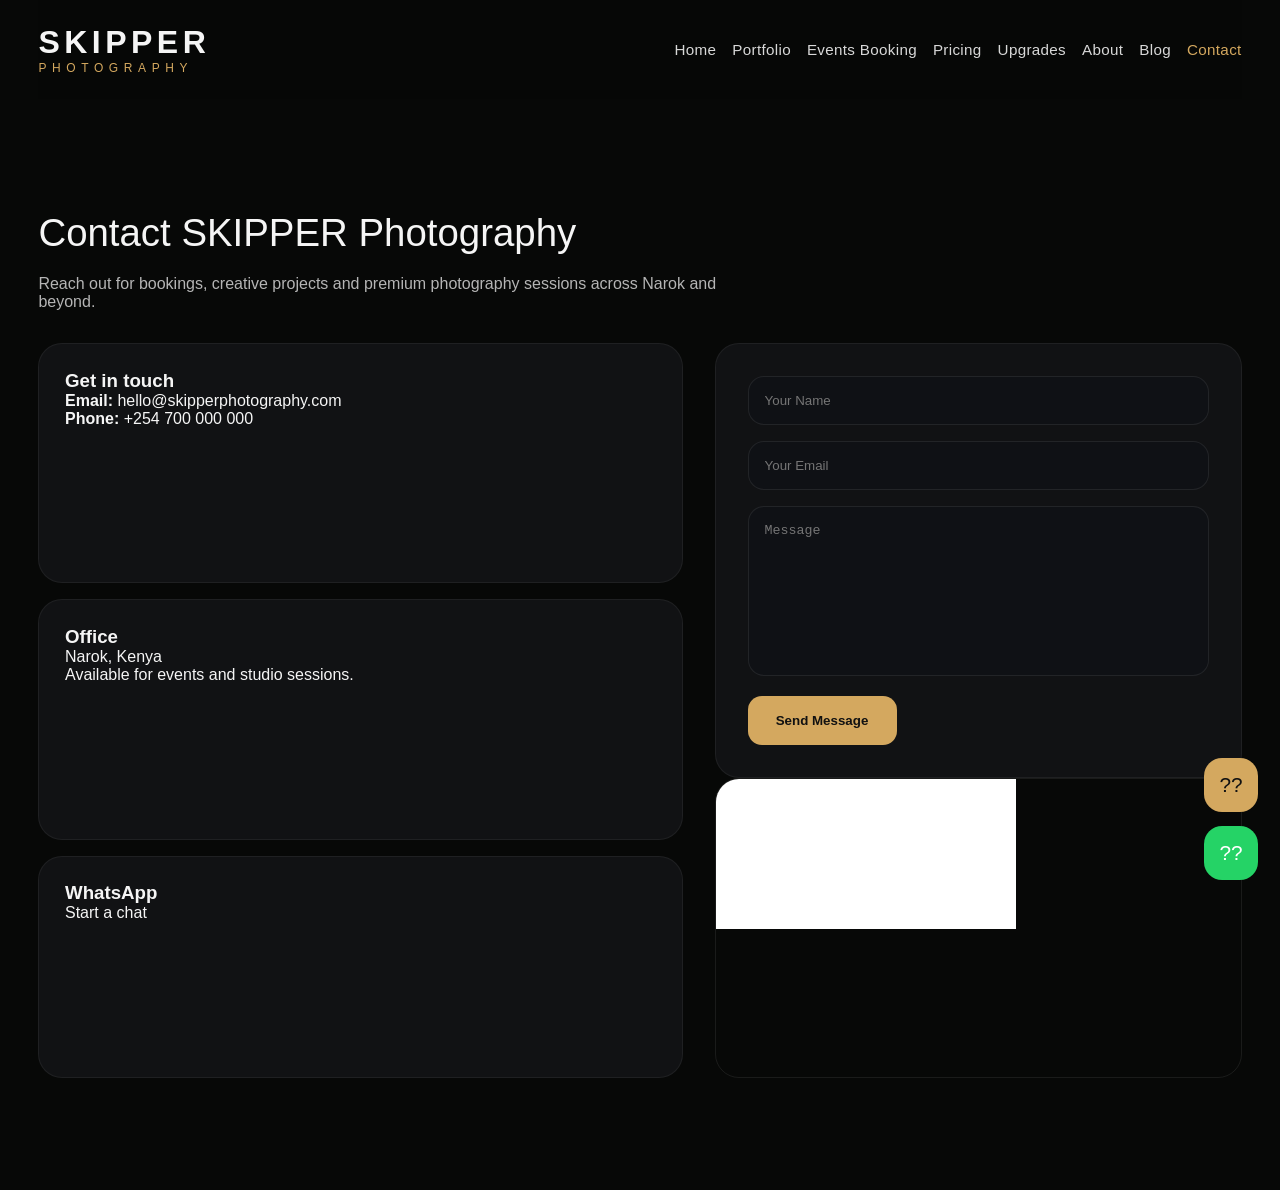
<file: contact.html>
<!DOCTYPE html>
<html lang="en">
<head>
  <meta charset="UTF-8">
  <meta name="viewport" content="width=device-width, initial-scale=1.0">
  <title>Contact - SKIPPER Photography</title>
  <meta name='description' content='Contact SKIPPER Photography in Narok, Kenya. Get in touch for your photography needs.'>
  <meta name='keywords' content='contact photography, Narok Kenya, phone, email'>
  <meta property='og:title' content='Contact - SKIPPER Photography'>
  <meta property='og:description' content='Reach out to us for professional photography services.'>
  <link rel='stylesheet' href='style.css'>
</head>
<body>
  <div class='topbar container'>
    <div class='logo'>SKIPPER<span>PHOTOGRAPHY</span></div>
    <nav class='nav'>
      <a href='index.html'>Home</a>
      <a href='portfolio.html'>Portfolio</a>
      <a href='events-booking.html'>Events Booking</a>
      <a href='pricing.html'>Pricing</a>
      <a href='upgrades.html'>Upgrades</a>
      <a href='about.html'>About</a>
      <a href='blog.html'>Blog</a>
      <a href='contact.html' class='active'>Contact</a>
    </nav>
    <button class='menu-toggle' aria-label='Toggle navigation' onclick='toggleMenu()'>☰</button>
  </div>
  <div class='nav-mobile' id='navMobile'>
    <a href='index.html'>Home</a>
    <a href='portfolio.html'>Portfolio</a>
    <a href='events-booking.html'>Events Booking</a>
    <a href='pricing.html'>Pricing</a>
    <a href='upgrades.html'>Upgrades</a>
    <a href='about.html'>About</a>
    <a href='blog.html'>Blog</a>
    <a href='contact.html' class='active'>Contact</a>
  </div>
  <div class='nav-backdrop' id='navBackdrop' onclick='closeMenu()'></div>
  <section class='section'>
    <div class='container'>
      <div class='section-title'>Contact SKIPPER Photography</div>
      <p class='section-subtitle'>Reach out for bookings, creative projects and premium photography sessions across Narok and beyond.</p>
      <div class='contact-grid'>
        <div class='contact-info'>
          <div class='info-card'>
            <h3>Get in touch</h3>
            <p><strong>Email:</strong> hello@skipperphotography.com</p>
            <p><strong>Phone:</strong> +254 700 000 000</p>
          </div>
          <div class='info-card'>
            <h3>Office</h3>
            <p>Narok, Kenya</p>
            <p>Available for events and studio sessions.</p>
          </div>
          <div class='info-card'>
            <h3>WhatsApp</h3>
            <p><a href='https://wa.me/254700000000' target='_blank'>Start a chat</a></p>
          </div>
        </div>
        <div>
          <div class='contact-form'>
            <input type='text' placeholder='Your Name' />
            <input type='email' placeholder='Your Email' />
            <textarea placeholder='Message'></textarea>
            <button class='btn'>Send Message</button>
          </div>
          <div class='map-frame'>
            <iframe loading='lazy' src='https://www.google.com/maps/embed?pb=!1m18!1m12!1m3!1d3989.123456789012!2d35.8667!3d-1.0833!2m3!1f0!2f0!3f0!3m2!1i1024!2i768!4f13.1!3m3!1m2!1s0x182f3c4b4b4b4b4b%3A0x4b4b4b4b4b4b4b4b!2sNarok%2C%20Kenya!5e0!3m2!1sen!2sus!4v1234567890123!5m2!1sen!2sus' frameborder='0' allowfullscreen></iframe>
          </div>
        </div>
      </div>
    </div>
  </section>
  <a class='whatsapp' href='https://wa.me/254700000000' target='_blank'>??</a>
  <a class='sticky-booking' href='events-booking.html'>??</a>
  <script src='script.js'></script>
</body>
</html>
</file>
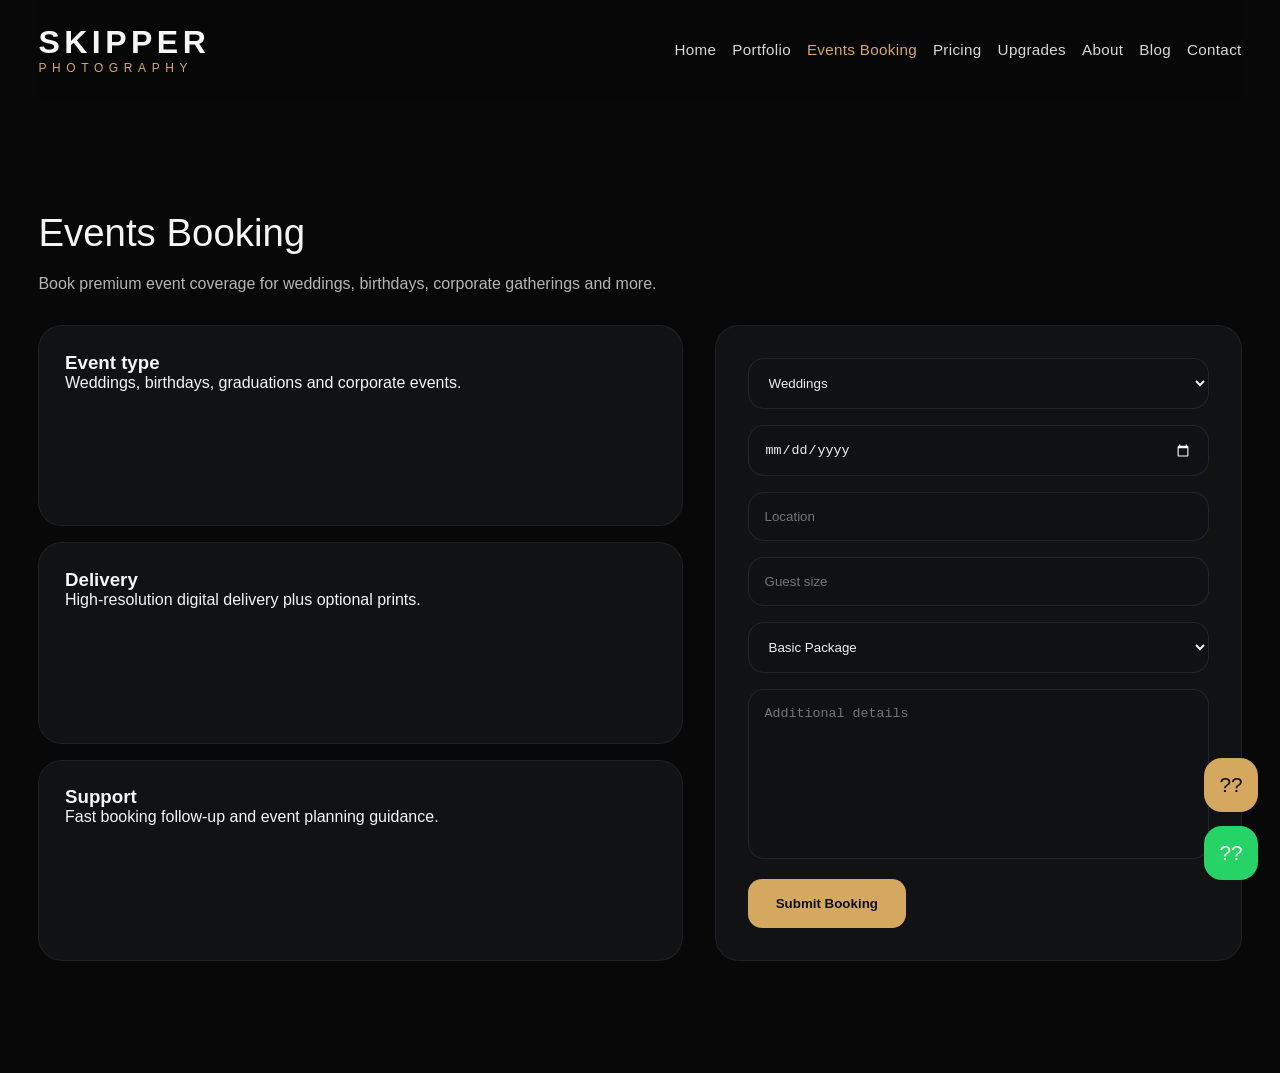
<file: events-booking.html>
<!DOCTYPE html>
<html lang="en">
<head>
  <meta charset="UTF-8">
  <meta name="viewport" content="width=device-width, initial-scale=1.0">
  <title>Events Booking - SKIPPER Photography</title>
  <meta name='description' content='Book photography events for weddings, birthdays, graduations, and more. Professional event coverage in Narok, Kenya.'>
  <meta name='keywords' content='event booking, wedding photography, birthday photos, graduation, corporate events'>
  <meta property='og:title' content='Events Booking - SKIPPER Photography'>
  <meta property='og:description' content='Book your special event photography today.'>
  <link rel='stylesheet' href='style.css'>
</head>
<body>
  <div class='topbar container'>
    <div class='logo'>SKIPPER<span>PHOTOGRAPHY</span></div>
    <nav class='nav'>
      <a href='index.html'>Home</a>
      <a href='portfolio.html'>Portfolio</a>
      <a href='events-booking.html' class='active'>Events Booking</a>
      <a href='pricing.html'>Pricing</a>
      <a href='upgrades.html'>Upgrades</a>
      <a href='about.html'>About</a>
      <a href='blog.html'>Blog</a>
      <a href='contact.html'>Contact</a>
    </nav>
    <button class='menu-toggle' aria-label='Toggle navigation' onclick='toggleMenu()'>☰</button>
  </div>
  <div class='nav-mobile' id='navMobile'>
    <a href='index.html'>Home</a>
    <a href='portfolio.html'>Portfolio</a>
    <a href='events-booking.html' class='active'>Events Booking</a>
    <a href='pricing.html'>Pricing</a>
    <a href='upgrades.html'>Upgrades</a>
    <a href='about.html'>About</a>
    <a href='blog.html'>Blog</a>
    <a href='contact.html'>Contact</a>
  </div>
  <div class='nav-backdrop' id='navBackdrop' onclick='closeMenu()'></div>
  <section class='section'>
    <div class='container'>
      <div class='section-title'>Events Booking</div>
      <p class='section-subtitle'>Book premium event coverage for weddings, birthdays, corporate gatherings and more.</p>
      <div class='contact-grid'>
        <div class='contact-info'>
          <div class='info-card'>
            <h3>Event type</h3>
            <p>Weddings, birthdays, graduations and corporate events.</p>
          </div>
          <div class='info-card'>
            <h3>Delivery</h3>
            <p>High-resolution digital delivery plus optional prints.</p>
          </div>
          <div class='info-card'>
            <h3>Support</h3>
            <p>Fast booking follow-up and event planning guidance.</p>
          </div>
        </div>
        <div class='contact-form'>
          <select>
            <option>Weddings</option>
            <option>Birthdays</option>
            <option>Graduations</option>
            <option>Corporate Events</option>
            <option>Outdoor Shoots</option>
            <option>Custom Requests</option>
          </select>
          <input type='date' />
          <input type='text' placeholder='Location' />
          <input type='number' placeholder='Guest size' />
          <select>
            <option>Basic Package</option>
            <option>Standard Package</option>
            <option>Premium Package</option>
            <option>Luxury Package</option>
            <option>Full Day Coverage</option>
          </select>
          <textarea placeholder='Additional details'></textarea>
          <button class='btn'>Submit Booking</button>
        </div>
      </div>
    </div>
  </section>
  <a class='whatsapp' href='https://wa.me/254700000000' target='_blank'>??</a>
  <a class='sticky-booking' href='events-booking.html'>??</a>
  <script src='script.js'></script>
</body>
</html>
</file>
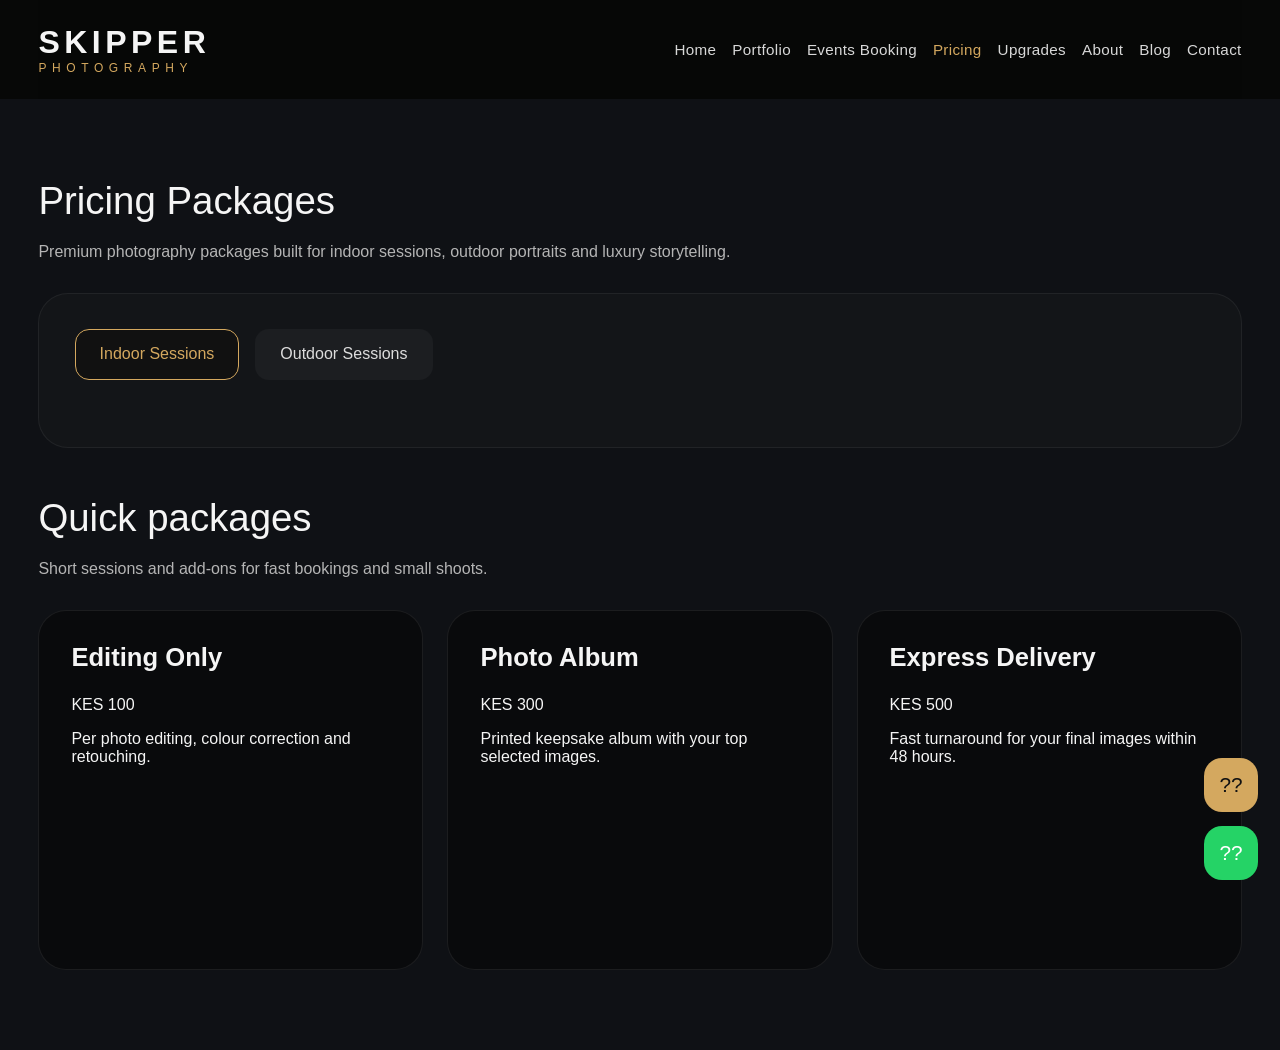
<file: pricing.html>
<!DOCTYPE html>
<html lang="en">
<head>
  <meta charset="UTF-8">
  <meta name="viewport" content="width=device-width, initial-scale=1.0">
  <title>Pricing - SKIPPER Photography</title>
  <meta name='description' content='Affordable photography pricing packages for single pictures, multiple edits, and outdoor shoots.'>
  <meta name='keywords' content='photography pricing, photo packages, KES pricing, Narok photography'>
  <meta property='og:title' content='Pricing - SKIPPER Photography'>
  <meta property='og:description' content='Choose the perfect photography package for your needs.'>
  <link rel='stylesheet' href='style.css'>
</head>
<body>
  <div class='topbar container'>
    <div class='logo'>SKIPPER<span>PHOTOGRAPHY</span></div>
    <nav class='nav'>
      <a href='index.html'>Home</a>
      <a href='portfolio.html'>Portfolio</a>
      <a href='events-booking.html'>Events Booking</a>
      <a href='pricing.html' class='active'>Pricing</a>
      <a href='upgrades.html'>Upgrades</a>
      <a href='about.html'>About</a>
      <a href='blog.html'>Blog</a>
      <a href='contact.html'>Contact</a>
    </nav>
    <button class='menu-toggle' aria-label='Toggle navigation' onclick='toggleMenu()'>☰</button>
  </div>
  <div class='nav-mobile' id='navMobile'>
    <a href='index.html'>Home</a>
    <a href='portfolio.html'>Portfolio</a>
    <a href='events-booking.html'>Events Booking</a>
    <a href='pricing.html' class='active'>Pricing</a>
    <a href='upgrades.html'>Upgrades</a>
    <a href='about.html'>About</a>
    <a href='blog.html'>Blog</a>
    <a href='contact.html'>Contact</a>
  </div>
  <div class='nav-backdrop' id='navBackdrop' onclick='closeMenu()'></div>
  <section class='section pricing-section'>
    <div class='container'>
      <div class='section-title'>Pricing Packages</div>
      <p class='section-subtitle'>Premium photography packages built for indoor sessions, outdoor portraits and luxury storytelling.</p>
      <div class='pricing-panel'>
        <div class='pricing-tabs'>
          <input type='radio' id='tab-indoor' name='pricing-tab' checked>
          <label class='tab-label' for='tab-indoor'>Indoor Sessions</label>
          <input type='radio' id='tab-outdoor' name='pricing-tab'>
          <label class='tab-label' for='tab-outdoor'>Outdoor Sessions</label>
        </div>
        <div class='tab-panel indoor'>
          <div class='pricing-grid'>
            <div class='pricing-card'>
              <span class='gold-label'>Basic</span>
              <h3>Kes 25,000</h3>
              <div class='price'>25K</div>
              <ul>
                <li>1-hour studio session</li>
                <li>10 fully edited images</li>
                <li>Online gallery delivery</li>
              </ul>
              <a class='btn' href='https://wa.me/254700000000?text=Hi%2C%20I%27m%20interested%20in%20the%20Basic%20Indoor%20Package' target='_blank'>Book Now</a>
            </div>
            <div class='pricing-card featured'>
              <span class='gold-label'>Most Popular</span>
              <h3>Standard</h3>
              <div class='price'>40K</div>
              <ul>
                <li>2-hour studio or indoor session</li>
                <li>25 edited images</li>
                <li>Premium retouching</li>
              </ul>
              <a class='btn' href='https://wa.me/254700000000?text=Hi%2C%20I%27m%20interested%20in%20the%20Standard%20Indoor%20Package' target='_blank'>Book Now</a>
            </div>
            <div class='pricing-card'>
              <span class='gold-label'>Premium</span>
              <h3>Kes 60,000</h3>
              <div class='price'>60K</div>
              <ul>
                <li>4-hour premium indoor session</li>
                <li>50 edited images</li>
                <li>Digital album and prints</li>
              </ul>
              <a class='btn' href='https://wa.me/254700000000?text=Hi%2C%20I%27m%20interested%20in%20the%20Premium%20Indoor%20Package' target='_blank'>Book Now</a>
            </div>
          </div>
        </div>
        <div class='tab-panel outdoor'>
          <div class='pricing-grid'>
            <div class='pricing-card'>
              <span class='gold-label'>Basic</span>
              <h3>Kes 28,000</h3>
              <div class='price'>28K</div>
              <ul>
                <li>1-hour outdoor session</li>
                <li>12 edited images</li>
                <li>Location guidance</li>
              </ul>
              <a class='btn' href='https://wa.me/254700000000?text=Hi%2C%20I%27m%20interested%20in%20the%20Basic%20Outdoor%20Package' target='_blank'>Book Now</a>
            </div>
            <div class='pricing-card featured'>
              <span class='gold-label'>Most Popular</span>
              <h3>Standard</h3>
              <div class='price'>40K</div>
              <ul>
                <li>2-hour outdoor session</li>
                <li>30 edited images</li>
                <li>Premium retouching</li>
              </ul>
              <a class='btn' href='https://wa.me/254700000000?text=Hi%2C%20I%27m%20interested%20in%20the%20Standard%20Outdoor%20Package' target='_blank'>Book Now</a>
            </div>
            <div class='pricing-card'>
              <span class='gold-label'>Premium</span>
              <h3>Kes 60,000</h3>
              <div class='price'>60K</div>
              <ul>
                <li>4-hour premium outdoor session</li>
                <li>60 edited images</li>
                <li>Drone or cinematic lighting options</li>
              </ul>
              <a class='btn' href='https://wa.me/254700000000?text=Hi%2C%20I%27m%20interested%20in%20the%20Premium%20Outdoor%20Package' target='_blank'>Book Now</a>
            </div>
          </div>
        </div>
      </div>
      <div class='pricing-quick'>
        <div class='section-title'>Quick packages</div>
        <div class='section-subtitle'>Short sessions and add-ons for fast bookings and small shoots.</div>
        <div class='grid grid-3'>
          <div class='pricing-card'>
            <h3>Editing Only</h3>
            <div class='price'>KES 100</div>
            <p>Per photo editing, colour correction and retouching.</p>
          </div>
          <div class='pricing-card'>
            <h3>Photo Album</h3>
            <div class='price'>KES 300</div>
            <p>Printed keepsake album with your top selected images.</p>
          </div>
          <div class='pricing-card'>
            <h3>Express Delivery</h3>
            <div class='price'>KES 500</div>
            <p>Fast turnaround for your final images within 48 hours.</p>
          </div>
        </div>
      </div>
    </div>
  </section>
  <a class='whatsapp' href='https://wa.me/254700000000' target='_blank'>??</a>
  <a class='sticky-booking' href='events-booking.html'>??</a>
  <script src='script.js'></script>
</body>
</html>
</file>
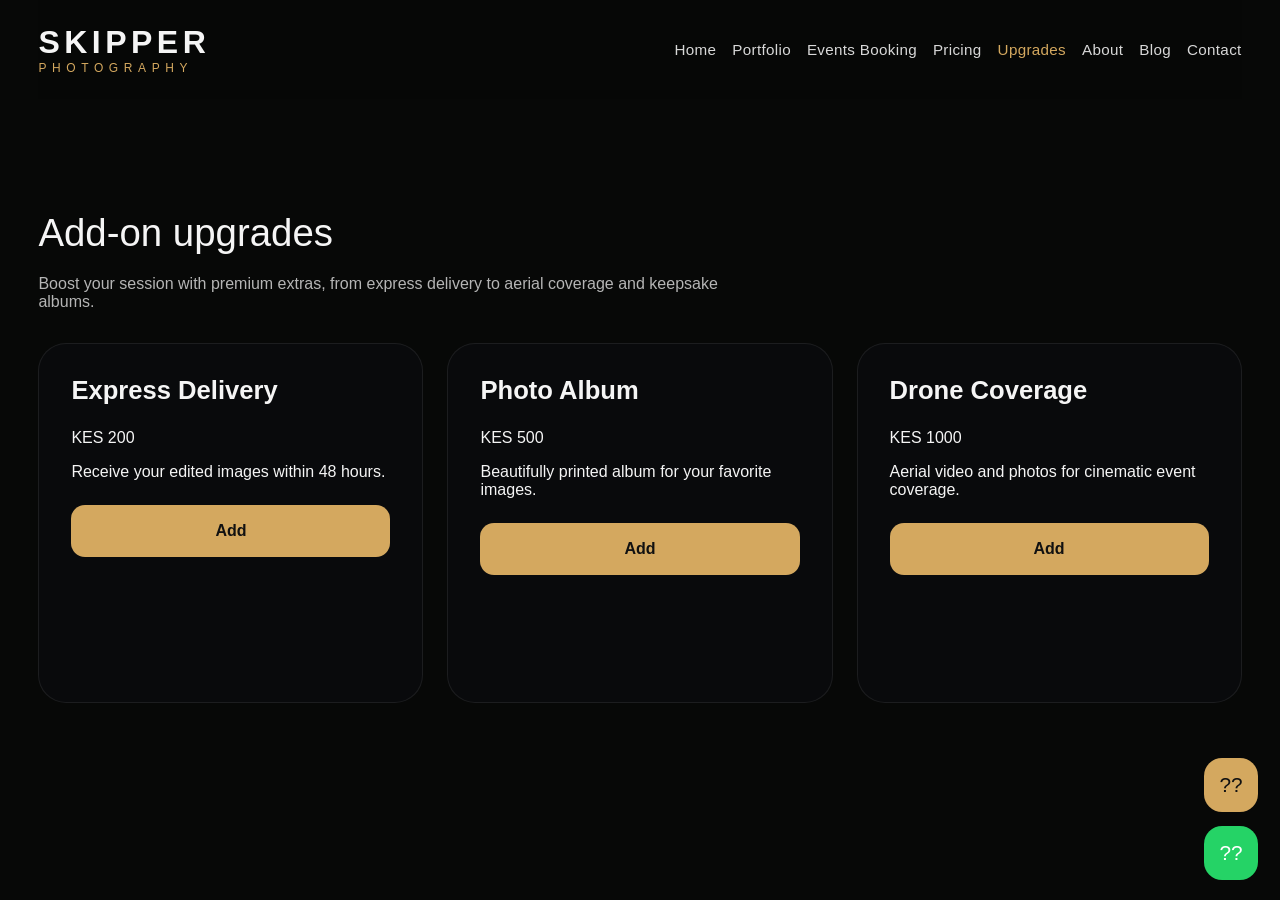
<file: upgrades.html>
<!DOCTYPE html>
<html lang="en">
<head>
  <meta charset="UTF-8">
  <meta name="viewport" content="width=device-width, initial-scale=1.0">
  <title>Upgrades - SKIPPER Photography</title>
  <meta name='description' content='Photography package upgrades and add-ons for enhanced services.'>
  <meta name='keywords' content='photography upgrades, add-ons, express delivery, photo album, drone coverage'>
  <meta property='og:title' content='Upgrades - SKIPPER Photography'>
  <meta property='og:description' content='Enhance your photography experience with our add-ons.'>
  <link rel='stylesheet' href='style.css'>
</head>
<body>
  <div class='topbar container'>
    <div class='logo'>SKIPPER<span>PHOTOGRAPHY</span></div>
    <nav class='nav'>
      <a href='index.html'>Home</a>
      <a href='portfolio.html'>Portfolio</a>
      <a href='events-booking.html'>Events Booking</a>
      <a href='pricing.html'>Pricing</a>
      <a href='upgrades.html' class='active'>Upgrades</a>
      <a href='about.html'>About</a>
      <a href='blog.html'>Blog</a>
      <a href='contact.html'>Contact</a>
    </nav>
    <button class='menu-toggle' aria-label='Toggle navigation' onclick='toggleMenu()'>☰</button>
  </div>
  <div class='nav-mobile' id='navMobile'>
    <a href='index.html'>Home</a>
    <a href='portfolio.html'>Portfolio</a>
    <a href='events-booking.html'>Events Booking</a>
    <a href='pricing.html'>Pricing</a>
    <a href='upgrades.html' class='active'>Upgrades</a>
    <a href='about.html'>About</a>
    <a href='blog.html'>Blog</a>
    <a href='contact.html'>Contact</a>
  </div>
  <div class='nav-backdrop' id='navBackdrop' onclick='closeMenu()'></div>
  <section class='section'>
    <div class='container'>
      <div class='section-title'>Add-on upgrades</div>
      <p class='section-subtitle'>Boost your session with premium extras, from express delivery to aerial coverage and keepsake albums.</p>
      <div class='pricing-grid'>
        <div class='pricing-card'>
          <h3>Express Delivery</h3>
          <div class='price'>KES 200</div>
          <p>Receive your edited images within 48 hours.</p>
          <a class='btn' href='https://wa.me/254700000000?text=Hi%2C%20I%27m%20interested%20in%20Express%20Delivery' target='_blank'>Add</a>
        </div>
        <div class='pricing-card'>
          <h3>Photo Album</h3>
          <div class='price'>KES 500</div>
          <p>Beautifully printed album for your favorite images.</p>
          <a class='btn' href='https://wa.me/254700000000?text=Hi%2C%20I%27m%20interested%20in%20a%20Photo%20Album' target='_blank'>Add</a>
        </div>
        <div class='pricing-card'>
          <h3>Drone Coverage</h3>
          <div class='price'>KES 1000</div>
          <p>Aerial video and photos for cinematic event coverage.</p>
          <a class='btn' href='https://wa.me/254700000000?text=Hi%2C%20I%27m%20interested%20in%20Drone%20Coverage' target='_blank'>Add</a>
        </div>
      </div>
    </div>
  </section>
  <a class='whatsapp' href='https://wa.me/254700000000' target='_blank'>??</a>
  <a class='sticky-booking' href='events-booking.html'>??</a>
  <script src='script.js'></script>
</body>
</html>
</file>
<file: style.css>
/* Global layout */
*{
  margin:0;
  padding:0;
  box-sizing:border-box;
  scroll-behavior:smooth;
}
:root{
  color-scheme: dark;
  font-family:Inter, Arial, sans-serif;
  color:#f5f5f5;
  background:#070807;
  --surface:#111214;
  --surface-light:#1b1d22;
  --surface-muted:#181b20;
  --border:#2c2f36;
  --accent:#d4a85f;
  --accent-soft:rgba(212,168,95,.18);
  --text-muted:#b6b6b6;
  --max-width:1300px;
}
html, body{
  min-height:100%;
  background:#070807;
  color:#f5f5f5;
  overflow-x:hidden;
}
a{
  color:inherit;
  text-decoration:none;
}
a:hover{
  color:var(--accent);
}
img{
  display:block;
  max-width:100%;
}
.container{
  width:min(94%,var(--max-width));
  margin:0 auto;
}
.topbar{
  display:flex;
  justify-content:space-between;
  align-items:center;
  gap:1rem;
  padding:24px 0;
  position:sticky;
  top:0;
  z-index:1000;
  background:rgba(7,8,7,.82);
  backdrop-filter:blur(14px);
}
.logo{
  font-size:2rem;
  font-weight:900;
  letter-spacing:.28rem;
  text-transform:uppercase;
}
.logo span{
  display:block;
  font-size:.75rem;
  letter-spacing:.35rem;
  color:var(--accent);
  font-weight:500;
}
.nav{
  display:flex;
  gap:1rem;
  align-items:center;
  flex-wrap:wrap;
}
.nav a{
  color:#d8d8d8;
  font-size:.95rem;
  letter-spacing:.02rem;
  transition:.25s;
}
.nav a.active,
.nav a:hover{
  color:var(--accent);
}
.menu-toggle{
  display:none;
  border:none;
  background:var(--accent);
  color:#111;
  width:54px;
  height:54px;
  border-radius:14px;
  cursor:pointer;
  font-size:1.55rem;
  box-shadow:0 18px 34px rgba(0,0,0,.24);
}
.nav-mobile{
  position:fixed;
  top:0;
  left:-100%;
  width:72%;
  max-width:320px;
  height:100vh;
  background:#0f1115;
  padding:100px 26px 24px;
  transition:left .28s ease;
  z-index:1005;
  overflow-y:auto;
  box-shadow:10px 0 40px rgba(0,0,0,.55);
}
.nav-mobile.active{
  left:0;
}
.nav-mobile a{
  display:block;
  margin:1rem 0;
  font-size:1.1rem;
  color:#d8d8d8;
  opacity:.92;
}
.nav-mobile a:hover,
.nav-mobile a.active{
  color:var(--accent);
  opacity:1;
}
.nav-backdrop{
  position:fixed;
  inset:0;
  background:rgba(0,0,0,.65);
  opacity:0;
  visibility:hidden;
  transition:.25s;
  z-index:1004;
}
.nav-backdrop.active{
  opacity:1;
  visibility:visible;
}
body.nav-open{
  overflow:hidden;
}
.hero{
  min-height:100vh;
  background:url('https://images.unsplash.com/photo-1492691527719-9d1e07e534b4?auto=format&fit=crop&w=1600&q=80') center/cover no-repeat;
  position:relative;
}
.hero::before{
  content:'';
  inset:0;
  position:absolute;
  background:linear-gradient(180deg,rgba(7,8,7,.28) 0%,rgba(7,8,7,.92) 98%);
}
.hero .container{
  position:relative;
  z-index:1;
  min-height:100vh;
  display:flex;
  align-items:flex-end;
  padding:6rem 0 5rem;
}
.hero-content{
  max-width:600px;
}
.hero h1{
  font-size:clamp(3.6rem,6vw,5.4rem);
  line-height:1;
  letter-spacing:-.04em;
  margin:.5rem 0 1rem;
}
.hero .eyebrow,
.gold-label{
  color:var(--accent);
  font-size:.95rem;
  letter-spacing:.18em;
  text-transform:uppercase;
}
.hero p{
  color:#e3e3e3;
  font-size:1.05rem;
  max-width:520px;
  margin-bottom:1.8rem;
}
.btn{
  display:inline-flex;
  align-items:center;
  justify-content:center;
  gap:.5rem;
  padding:1rem 1.7rem;
  border-radius:14px;
  border:1px solid transparent;
  background:var(--accent);
  color:#111;
  font-weight:700;
  transition:.25s;
}
.btn:hover{
  transform:translateY(-1px);
  filter:brightness(1.02);
}
.section{
  padding:7rem 0;
}
.section-title{
  font-size:2.4rem;
  margin-bottom:1.25rem;
}
.section-subtitle{
  color:#b5b5b5;
  margin-bottom:2rem;
  max-width:720px;
}
.grid{
  display:grid;
  gap:1.5rem;
}
.grid-2{
  grid-template-columns:repeat(2,minmax(0,1fr));
}
.grid-3{
  grid-template-columns:repeat(3,minmax(0,1fr));
}
.grid-4{
  grid-template-columns:repeat(4,minmax(0,1fr));
}
.card{
  background:var(--surface);
  border:1px solid rgba(255,255,255,.06);
  border-radius:24px;
  padding:2rem;
  transition:.35s;
}
.card:hover{
  border-color:rgba(212,168,95,.35);
  transform:translateY(-4px);
}
.card h3{
  margin-bottom:1rem;
  font-size:1.35rem;
}
.card p{
  line-height:1.8;
  color:#c5c5c5;
}
.card .price{
  font-size:2.4rem;
  margin:1.4rem 0 1rem;
  color:var(--accent);
  font-weight:800;
}
.pricing-section{
  background:#0f1115;
  padding:5rem 0;
}
.pricing-panel{
  background:#131518;
  border:1px solid rgba(255,255,255,.06);
  border-radius:30px;
  padding:2.2rem;
}
.pricing-tabs{
  display:flex;
  gap:1rem;
  margin-bottom:2rem;
  flex-wrap:wrap;
}
.pricing-tabs input{
  display:none;
}
.tab-label{
  cursor:pointer;
  padding:.95rem 1.5rem;
  border-radius:14px;
  background:rgba(255,255,255,.04);
  color:#ddd;
  transition:.25s;
  border:1px solid transparent;
}
.tab-label:hover{
  background:rgba(212,168,95,.12);
}
.pricing-tabs input:checked + .tab-label{
  background:#111;
  border-color:var(--accent);
  color:var(--accent);
}
.tab-panel{
  display:none;
}
#tab-indoor:checked ~ .tab-panel.indoor,
#tab-outdoor:checked ~ .tab-panel.outdoor{
  display:grid;
}
.pricing-grid{
  display:grid;
  gap:1.5rem;
  grid-template-columns:repeat(auto-fit,minmax(240px,1fr));
}
.pricing-card{
  background:#090a0c;
  border:1px solid rgba(255,255,255,.08);
  border-radius:28px;
  padding:2rem;
  min-height:360px;
  display:flex;
  flex-direction:column;
}
.pricing-card.featured{
  background:linear-gradient(180deg,rgba(212,168,95,.16),rgba(255,255,255,.04));
  border-color:rgba(212,168,95,.55);
}
.pricing-card h3{
  font-size:1.6rem;
}
.pricing-card .price{
  margin:1.5rem 0 1rem;
}
.pricing-card ul{
  list-style:none;
  margin-top:1rem;
  padding:0;
  flex-grow:1;
}
.pricing-card li{
  margin-bottom:.85rem;
  color:#c8c8c8;
}
.pricing-card .btn{
  margin-top:1.5rem;
  width:100%;
}
.pricing-quick{
  margin-top:3rem;
}
.pricing-quick .grid-3{
  grid-template-columns:repeat(auto-fit,minmax(220px,1fr));
}
.blog-featured{
  display:grid;
  gap:1.5rem;
  grid-template-columns:1.35fr .9fr;
  margin-bottom:2rem;
}
.blog-featured .image-card,
.blog-card{
  background:var(--surface);
  border:1px solid rgba(255,255,255,.06);
  border-radius:24px;
}
.blog-featured .image-card{
  min-height:420px;
  overflow:hidden;
  position:relative;
}
.blog-featured .image-card img{
  height:100%;
  width:100%;
  object-fit:cover;
}
.blog-featured .content{
  padding:2rem;
  display:flex;
  flex-direction:column;
  gap:1rem;
}
.blog-featured .content span{
  color:var(--accent);
  text-transform:uppercase;
  letter-spacing:.18em;
  font-size:.78rem;
}
.blog-grid{
  display:grid;
  gap:1.5rem;
  grid-template-columns:repeat(3,minmax(0,1fr));
}
.blog-card{
  padding:1.8rem;
}
.blog-card h3{
  margin-bottom:1rem;
}
.blog-card .meta{
  font-size:.92rem;
  color:#a5a5a5;
  margin-bottom:1rem;
}
.blog-card .read-more{
  margin-top:auto;
  display:inline-flex;
}
.portfolio-filters{
  display:flex;
  flex-wrap:wrap;
  gap:.85rem;
  margin-bottom:2rem;
}
.portfolio-filter{
  background:rgba(255,255,255,.05);
  border:1px solid rgba(255,255,255,.08);
  color:#d8d8d8;
  padding:.85rem 1rem;
  border-radius:999px;
  font-size:.95rem;
  cursor:pointer;
  transition:.25s;
}
.portfolio-filter:hover,
.portfolio-filter.active{
  background:rgba(212,168,95,.16);
  color:var(--accent);
  border-color:rgba(212,168,95,.22);
}
.gallery-grid{
  display:grid;
  gap:1rem;
  grid-template-columns:repeat(3,minmax(0,1fr));
}
.gallery-item{
  border-radius:22px;
  overflow:hidden;
  position:relative;
}
.gallery-item img{
  width:100%;
  height:100%;
  object-fit:cover;
  transition:.35s;
}
.gallery-item:hover img{
  transform:scale(1.05);
}
.about-split{
  display:grid;
  grid-template-columns:1.1fr .9fr;
  gap:2rem;
  align-items:center;
}
.about-split img{
  width:100%;
  border-radius:30px;
  object-fit:cover;
  min-height:420px;
}
.stats-grid{
  display:grid;
  gap:1rem;
  grid-template-columns:repeat(3,minmax(0,1fr));
  margin-top:2rem;
}
.stat-card{
  text-align:center;
  padding:2rem;
}
.stat-card h3{
  font-size:3rem;
  color:var(--accent);
}
.contact-grid{
  display:grid;
  gap:2rem;
  grid-template-columns:1.1fr .9fr;
}
.contact-info{
  display:grid;
  gap:1rem;
}
.contact-info .info-card{
  background:var(--surface);
  border:1px solid rgba(255,255,255,.06);
  border-radius:24px;
  padding:1.6rem;
}
.contact-form{
  background:var(--surface);
  border:1px solid rgba(255,255,255,.06);
  border-radius:24px;
  padding:2rem;
}
.contact-form input,
.contact-form textarea,
.contact-form select{
  width:100%;
  padding:1rem 1rem;
  margin-bottom:1rem;
  border-radius:16px;
  border:1px solid rgba(255,255,255,.08);
  background:#0f1115;
  color:#eee;
}
.contact-form textarea{
  min-height:170px;
  resize:none;
}
.map-frame{
  width:100%;
  min-height:300px;
  border-radius:24px;
  overflow:hidden;
  border:1px solid rgba(255,255,255,.08);
}
.footer{
  text-align:center;
  color:#7f7f7f;
  padding:3rem 0 2rem;
  font-size:.95rem;
}
.whatsapp,
.sticky-booking{
  position:fixed;
  right:22px;
  width:54px;
  height:54px;
  border-radius:18px;
  display:flex;
  align-items:center;
  justify-content:center;
  font-size:1.3rem;
  z-index:1002;
}
.whatsapp{
  bottom:20px;
  background:#25d366;
  color:#fff;
}
.sticky-booking{
  bottom:88px;
  background:var(--accent);
  color:#111;
}
@media(max-width:1100px){
  .blog-featured{
    grid-template-columns:1fr;
  }
  .about-split,
  .contact-grid,
  .stats-grid,
  .portfolio-filters,
  .grid-3{
    grid-template-columns:1fr;
  }
}
@media(max-width:900px){
  .topbar{
    padding:18px 1rem;
  }
  .nav{
    display:none;
  }
  .menu-toggle{
    display:inline-flex;
  }
  .hero .container{
    padding:4.5rem 0 4rem;
  }
  .hero h1{
    font-size:clamp(3rem,8vw,4.2rem);
  }
  .hero p{
    font-size:1rem;
  }
  .pricing-tabs{
    justify-content:flex-start;
  }
  .pricing-tabs .tab-label{
    flex:1 1 150px;
  }
  .pricing-grid,
  .blog-grid,
  .gallery-grid,
  .stats-grid,
  .contact-grid,
  .grid-2,
  .grid-3,
  .grid-4{
    grid-template-columns:1fr;
  }
}
@media(max-width:620px){
  .topbar{
    gap:.75rem;
    padding:1rem;
  }
  .logo{
    font-size:1.75rem;
  }
  .hero .container{
    padding:4rem 0 3rem;
  }
  .hero-content{
    min-width:100%;
  }
  .hero h1{
    font-size:clamp(2.6rem,10vw,3.5rem);
  }
  .navbar,
  .nav-mobile a{
    font-size:1rem;
  }
  .card,
  .pricing-card,
  .blog-card,
  .about-split img,
  .contact-form,
  .contact-info .info-card{
    padding:1.5rem;
  }
  .button,
  .btn{
    width:100%;
  }
  .map-frame{
    min-height:240px;
  }
}
</file>
